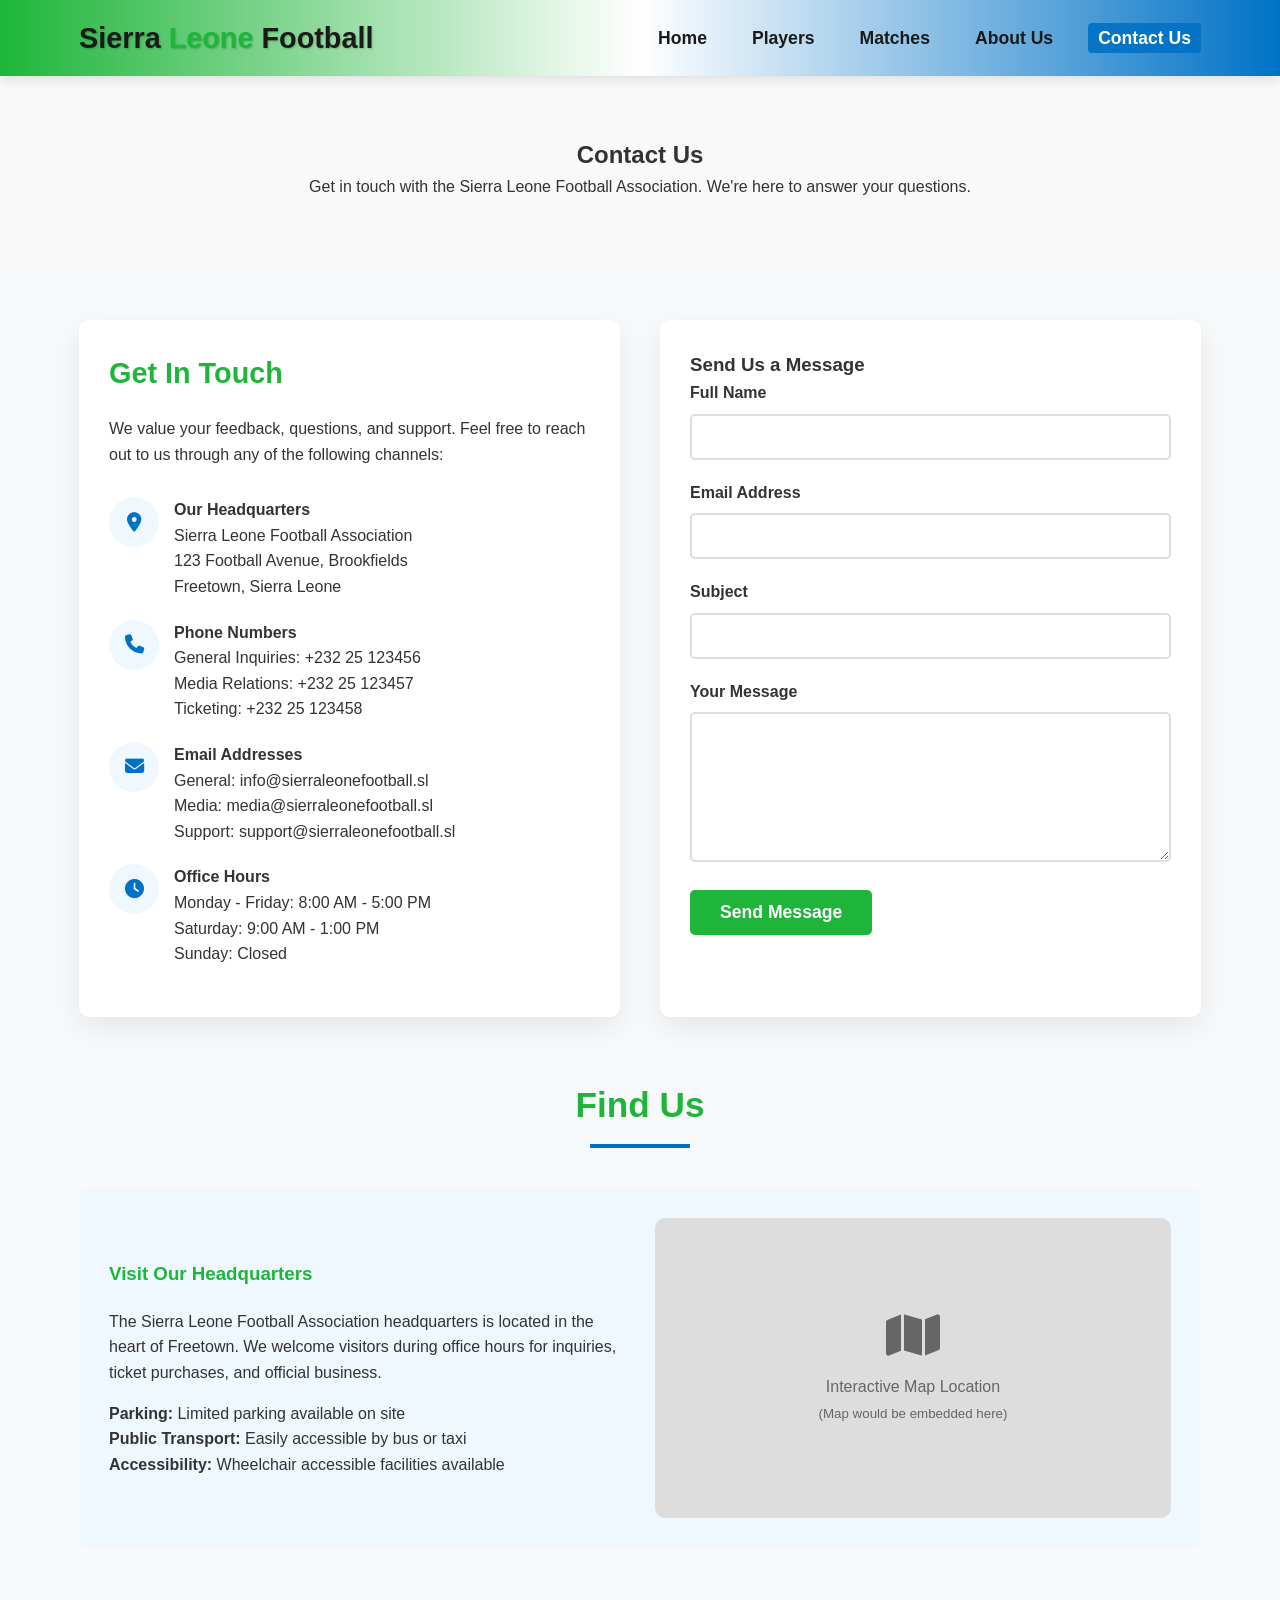
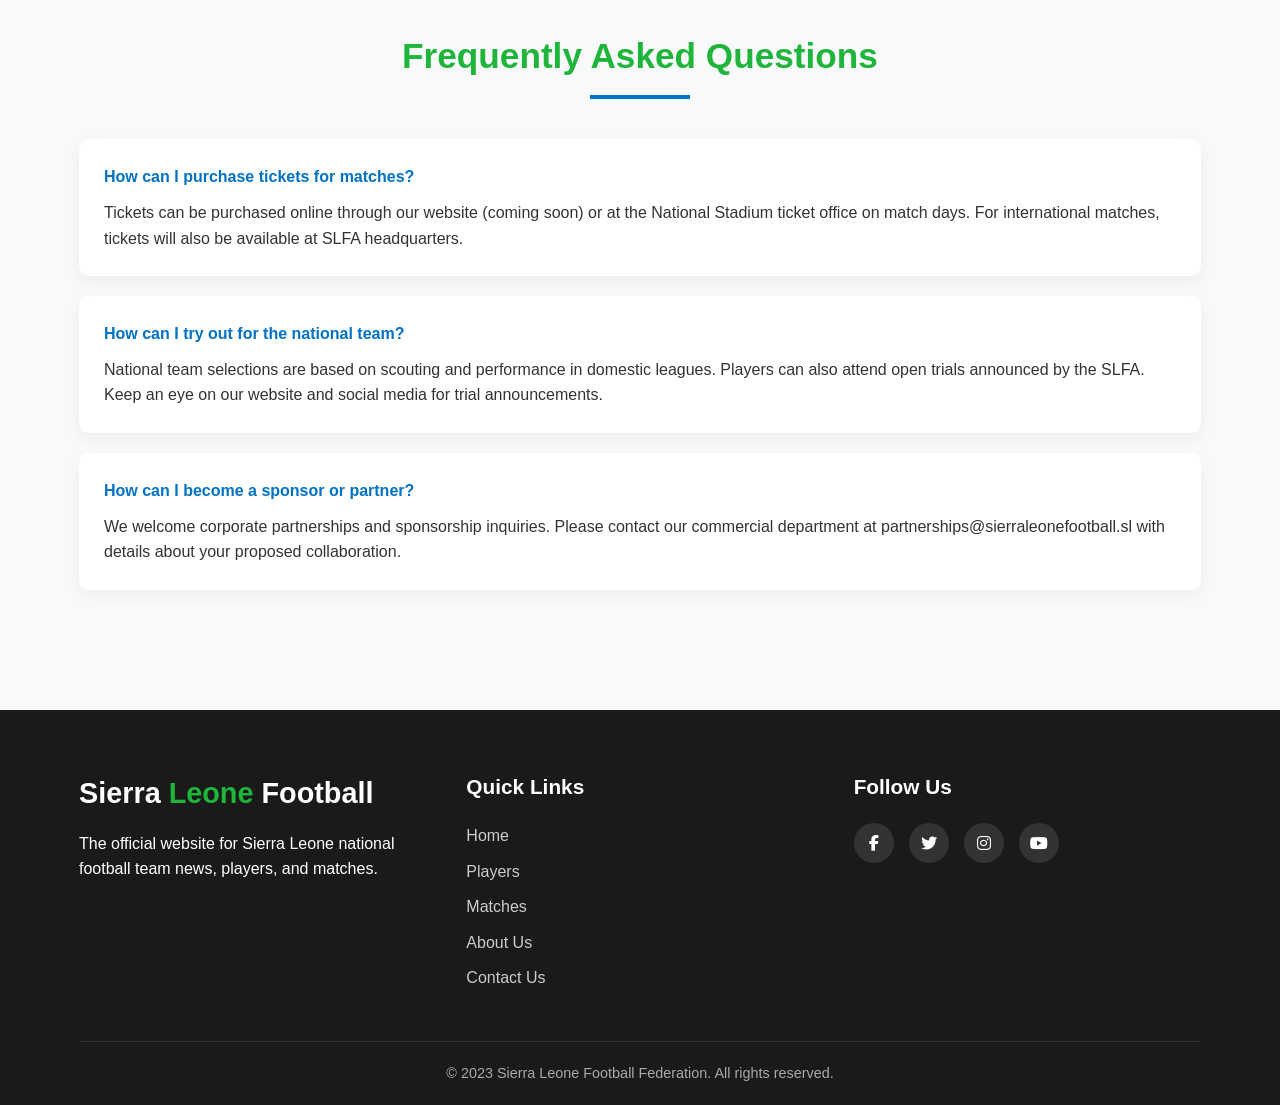
<file: contact.html>
<!DOCTYPE html>
<html lang="en">
<head>
    <meta charset="UTF-8">
    <meta name="viewport" content="width=device-width, initial-scale=1.0">
    <title>Sierra Leone Football - Contact Us</title>
    <link rel="stylesheet" href="style.css">
    <link rel="stylesheet" href="https://cdnjs.cloudflare.com/ajax/libs/font-awesome/6.4.0/css/all.min.css">
</head>
<body>
    <!-- Header -->
    <header>
        <div class="container header-content">
            <div class="logo">
                <h1>Sierra <span>Leone</span> Football</h1>
            </div>
            <button class="mobile-menu-btn" id="mobileMenuBtn">
                <i class="fas fa-bars"></i>
            </button>
            <nav id="mainNav">
                <ul>
                    <li><a href="index.html">Home</a></li>
                    <li><a href="players.html">Players</a></li>
                    <li><a href="matches.html">Matches</a></li>
                    <li><a href="about.html">About Us</a></li>
                    <li><a href="contact.html" class="active">Contact Us</a></li>
                </ul>
            </nav>
        </div>
    </header>

    <!-- Contact Header -->
    <section class="contact-header">
        <div class="container">
            <h2>Contact Us</h2>
            <p>Get in touch with the Sierra Leone Football Association. We're here to answer your questions.</p>
        </div>
    </section>

    <!-- Contact Content -->
    <section class="contact-content">
        <div class="container">
            <div class="contact-grid">
                <!-- Contact Information -->
                <div class="contact-info">
                    <h3>Get In Touch</h3>
                    <p>We value your feedback, questions, and support. Feel free to reach out to us through any of the following channels:</p>
                    
                    <div class="contact-details">
                        <div class="contact-item">
                            <div class="contact-icon">
                                <i class="fas fa-map-marker-alt"></i>
                            </div>
                            <div>
                                <h4>Our Headquarters</h4>
                                <p>Sierra Leone Football Association<br>
                                123 Football Avenue, Brookfields<br>
                                Freetown, Sierra Leone</p>
                            </div>
                        </div>
                        
                        <div class="contact-item">
                            <div class="contact-icon">
                                <i class="fas fa-phone"></i>
                            </div>
                            <div>
                                <h4>Phone Numbers</h4>
                                <p>General Inquiries: +232 25 123456<br>
                                Media Relations: +232 25 123457<br>
                                Ticketing: +232 25 123458</p>
                            </div>
                        </div>
                        
                        <div class="contact-item">
                            <div class="contact-icon">
                                <i class="fas fa-envelope"></i>
                            </div>
                            <div>
                                <h4>Email Addresses</h4>
                                <p>General: info@sierraleonefootball.sl<br>
                                Media: media@sierraleonefootball.sl<br>
                                Support: support@sierraleonefootball.sl</p>
                            </div>
                        </div>
                        
                        <div class="contact-item">
                            <div class="contact-icon">
                                <i class="fas fa-clock"></i>
                            </div>
                            <div>
                                <h4>Office Hours</h4>
                                <p>Monday - Friday: 8:00 AM - 5:00 PM<br>
                                Saturday: 9:00 AM - 1:00 PM<br>
                                Sunday: Closed</p>
                            </div>
                        </div>
                    </div>
                </div>
                
                <!-- Contact Form -->
                <div class="contact-form">
                    <h3>Send Us a Message</h3>
                    <form id="contactForm">
                        <div class="form-group">
                            <label for="name">Full Name</label>
                            <input type="text" id="name" class="form-control" required>
                        </div>
                        
                        <div class="form-group">
                            <label for="email">Email Address</label>
                            <input type="email" id="email" class="form-control" required>
                        </div>
                        
                        <div class="form-group">
                            <label for="subject">Subject</label>
                            <input type="text" id="subject" class="form-control" required>
                        </div>
                        
                        <div class="form-group">
                            <label for="message">Your Message</label>
                            <textarea id="message" class="form-control" required></textarea>
                        </div>
                        
                        <button type="submit" class="btn">Send Message</button>
                    </form>
                </div>
            </div>
            
            <!-- Map Section -->
            <div style="margin-top: 60px;">
                <div class="section-title">
                    <h2>Find Us</h2>
                </div>
                <div style="background-color: #f0f8ff; padding: 30px; border-radius: 10px; margin-top: 30px;">
                    <div style="display: flex; flex-wrap: wrap; gap: 30px; align-items: center;">
                        <div style="flex: 1; min-width: 300px;">
                            <h3 style="color: #1EB53A; margin-bottom: 20px;">Visit Our Headquarters</h3>
                            <p>The Sierra Leone Football Association headquarters is located in the heart of Freetown. We welcome visitors during office hours for inquiries, ticket purchases, and official business.</p>
                            <p style="margin-top: 15px;"><strong>Parking:</strong> Limited parking available on site</p>
                            <p><strong>Public Transport:</strong> Easily accessible by bus or taxi</p>
                            <p><strong>Accessibility:</strong> Wheelchair accessible facilities available</p>
                        </div>
                        <div style="flex: 1; min-width: 300px; height: 300px; background-color: #ddd; border-radius: 10px; display: flex; align-items: center; justify-content: center; color: #666;">
                            <div style="text-align: center;">
                                <i class="fas fa-map" style="font-size: 3rem; margin-bottom: 15px; display: block;"></i>
                                <p>Interactive Map Location<br><small>(Map would be embedded here)</small></p>
                            </div>
                        </div>
                    </div>
                </div>
            </div>
            
            <!-- FAQ Section -->
            <div style="margin-top: 80px;">
                <div class="section-title">
                    <h2>Frequently Asked Questions</h2>
                </div>
                <div style="margin-top: 30px; display: grid; gap: 20px;">
                    <div style="background-color: white; padding: 25px; border-radius: 10px; box-shadow: 0 5px 15px rgba(0, 0, 0, 0.05);">
                        <h4 style="color: #0072C6; margin-bottom: 10px;">How can I purchase tickets for matches?</h4>
                        <p>Tickets can be purchased online through our website (coming soon) or at the National Stadium ticket office on match days. For international matches, tickets will also be available at SLFA headquarters.</p>
                    </div>
                    <div style="background-color: white; padding: 25px; border-radius: 10px; box-shadow: 0 5px 15px rgba(0, 0, 0, 0.05);">
                        <h4 style="color: #0072C6; margin-bottom: 10px;">How can I try out for the national team?</h4>
                        <p>National team selections are based on scouting and performance in domestic leagues. Players can also attend open trials announced by the SLFA. Keep an eye on our website and social media for trial announcements.</p>
                    </div>
                    <div style="background-color: white; padding: 25px; border-radius: 10px; box-shadow: 0 5px 15px rgba(0, 0, 0, 0.05);">
                        <h4 style="color: #0072C6; margin-bottom: 10px;">How can I become a sponsor or partner?</h4>
                        <p>We welcome corporate partnerships and sponsorship inquiries. Please contact our commercial department at partnerships@sierraleonefootball.sl with details about your proposed collaboration.</p>
                    </div>
                </div>
            </div>
        </div>
    </section>

    <!-- Footer -->
    <footer>
        <div class="container">
            <div class="footer-content">
                <div class="footer-logo">
                    <h3>Sierra <span>Leone</span> Football</h3>
                    <p>The official website for Sierra Leone national football team news, players, and matches.</p>
                </div>
                <div class="footer-links">
                    <h4>Quick Links</h4>
                    <ul>
                        <li><a href="index.html">Home</a></li>
                        <li><a href="players.html">Players</a></li>
                        <li><a href="matches.html">Matches</a></li>
                        <li><a href="about.html">About Us</a></li>
                        <li><a href="contact.html">Contact Us</a></li>
                    </ul>
                </div>
                <div class="footer-social">
                    <h4>Follow Us</h4>
                    <div class="social-icons">
                        <a href="#" class="social-icon"><i class="fab fa-facebook-f"></i></a>
                        <a href="#" class="social-icon"><i class="fab fa-twitter"></i></a>
                        <a href="#" class="social-icon"><i class="fab fa-instagram"></i></a>
                        <a href="#" class="social-icon"><i class="fab fa-youtube"></i></a>
                    </div>
                </div>
            </div>
            <div class="copyright">
                <p>&copy; 2023 Sierra Leone Football Federation. All rights reserved.</p>
            </div>
        </div>
    </footer>

    <script>
        // Mobile menu toggle
        document.getElementById('mobileMenuBtn').addEventListener('click', function() {
            document.getElementById('mainNav').classList.toggle('active');
        });
        
        // Contact form submission
        document.getElementById('contactForm').addEventListener('submit', function(e) {
            e.preventDefault();
            alert('Thank you for your message! We will get back to you soon.');
            this.reset();
        });
    </script>
</body>
</html>
</file>
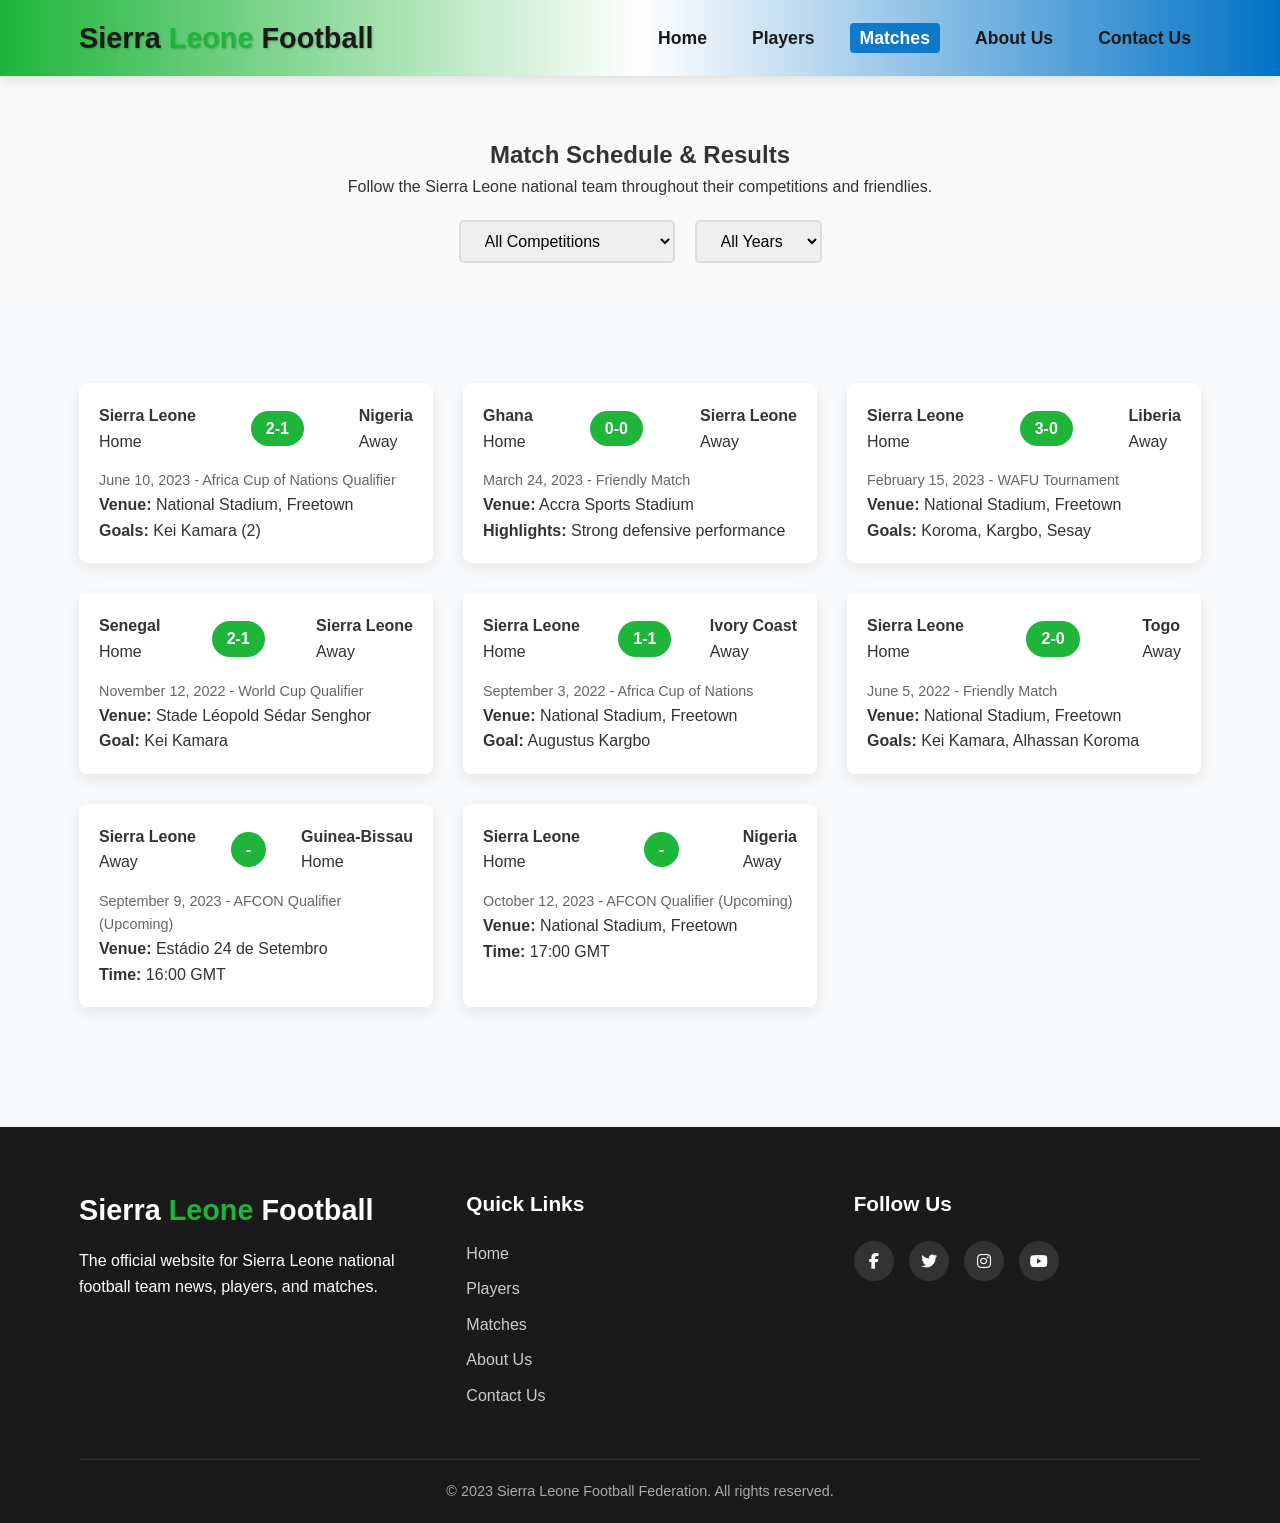
<file: matches.html>
<!DOCTYPE html>
<html lang="en">
<head>
    <meta charset="UTF-8">
    <meta name="viewport" content="width=device-width, initial-scale=1.0">
    <title>Sierra Leone Football - Matches</title>
    <link rel="stylesheet" href="style.css">
    <link rel="stylesheet" href="https://cdnjs.cloudflare.com/ajax/libs/font-awesome/6.4.0/css/all.min.css">
</head>
<body>
    <!-- Header -->
    <header>
        <div class="container header-content">
            <div class="logo">
                <h1>Sierra <span>Leone</span> Football</h1>
            </div>
            <button class="mobile-menu-btn" id="mobileMenuBtn">
                <i class="fas fa-bars"></i>
            </button>
            <nav id="mainNav">
                <ul>
                    <li><a href="index.html">Home</a></li>
                    <li><a href="players.html">Players</a></li>
                    <li><a href="matches.html" class="active">Matches</a></li>
                    <li><a href="about.html">About Us</a></li>
                    <li><a href="contact.html">Contact Us</a></li>
                </ul>
            </nav>
        </div>
    </header>

    <!-- Matches Header -->
    <section class="matches-header">
        <div class="container">
            <h2>Match Schedule & Results</h2>
            <p>Follow the Sierra Leone national team throughout their competitions and friendlies.</p>
            <div class="match-filter">
                <select id="competitionFilter">
                    <option value="all">All Competitions</option>
                    <option value="afcon">Africa Cup of Nations</option>
                    <option value="friendly">Friendly Matches</option>
                    <option value="wafu">WAFU Tournament</option>
                    <option value="qualifiers">World Cup Qualifiers</option>
                </select>
                <select id="yearFilter">
                    <option value="all">All Years</option>
                    <option value="2023">2023</option>
                    <option value="2022">2022</option>
                    <option value="2021">2021</option>
                </select>
            </div>
        </div>
    </section>

    <!-- Matches Grid -->
    <section class="matches-container">
        <div class="container">
            <div class="matches-grid">
                <!-- Match 1 -->
                <div class="match-card" data-competition="afcon" data-year="2023">
                    <div class="match-info">
                        <div class="match-teams">
                            <div>
                                <h4>Sierra Leone</h4>
                                <p>Home</p>
                            </div>
                            <div class="match-result">2-1</div>
                            <div>
                                <h4>Nigeria</h4>
                                <p>Away</p>
                            </div>
                        </div>
                        <p class="match-date">June 10, 2023 - Africa Cup of Nations Qualifier</p>
                        <p><strong>Venue:</strong> National Stadium, Freetown</p>
                        <p><strong>Goals:</strong> Kei Kamara (2)</p>
                    </div>
                </div>
                <!-- Match 2 -->
                <div class="match-card" data-competition="friendly" data-year="2023">
                    <div class="match-info">
                        <div class="match-teams">
                            <div>
                                <h4>Ghana</h4>
                                <p>Home</p>
                            </div>
                            <div class="match-result">0-0</div>
                            <div>
                                <h4>Sierra Leone</h4>
                                <p>Away</p>
                            </div>
                        </div>
                        <p class="match-date">March 24, 2023 - Friendly Match</p>
                        <p><strong>Venue:</strong> Accra Sports Stadium</p>
                        <p><strong>Highlights:</strong> Strong defensive performance</p>
                    </div>
                </div>
                <!-- Match 3 -->
                <div class="match-card" data-competition="wafu" data-year="2023">
                    <div class="match-info">
                        <div class="match-teams">
                            <div>
                                <h4>Sierra Leone</h4>
                                <p>Home</p>
                            </div>
                            <div class="match-result">3-0</div>
                            <div>
                                <h4>Liberia</h4>
                                <p>Away</p>
                            </div>
                        </div>
                        <p class="match-date">February 15, 2023 - WAFU Tournament</p>
                        <p><strong>Venue:</strong> National Stadium, Freetown</p>
                        <p><strong>Goals:</strong> Koroma, Kargbo, Sesay</p>
                    </div>
                </div>
                <!-- Match 4 -->
                <div class="match-card" data-competition="qualifiers" data-year="2022">
                    <div class="match-info">
                        <div class="match-teams">
                            <div>
                                <h4>Senegal</h4>
                                <p>Home</p>
                            </div>
                            <div class="match-result">2-1</div>
                            <div>
                                <h4>Sierra Leone</h4>
                                <p>Away</p>
                            </div>
                        </div>
                        <p class="match-date">November 12, 2022 - World Cup Qualifier</p>
                        <p><strong>Venue:</strong> Stade Léopold Sédar Senghor</p>
                        <p><strong>Goal:</strong> Kei Kamara</p>
                    </div>
                </div>
                <!-- Match 5 -->
                <div class="match-card" data-competition="afcon" data-year="2022">
                    <div class="match-info">
                        <div class="match-teams">
                            <div>
                                <h4>Sierra Leone</h4>
                                <p>Home</p>
                            </div>
                            <div class="match-result">1-1</div>
                            <div>
                                <h4>Ivory Coast</h4>
                                <p>Away</p>
                            </div>
                        </div>
                        <p class="match-date">September 3, 2022 - Africa Cup of Nations</p>
                        <p><strong>Venue:</strong> National Stadium, Freetown</p>
                        <p><strong>Goal:</strong> Augustus Kargbo</p>
                    </div>
                </div>
                <!-- Match 6 -->
                <div class="match-card" data-competition="friendly" data-year="2022">
                    <div class="match-info">
                        <div class="match-teams">
                            <div>
                                <h4>Sierra Leone</h4>
                                <p>Home</p>
                            </div>
                            <div class="match-result">2-0</div>
                            <div>
                                <h4>Togo</h4>
                                <p>Away</p>
                            </div>
                        </div>
                        <p class="match-date">June 5, 2022 - Friendly Match</p>
                        <p><strong>Venue:</strong> National Stadium, Freetown</p>
                        <p><strong>Goals:</strong> Kei Kamara, Alhassan Koroma</p>
                    </div>
                </div>
                <!-- Match 7 (Upcoming) -->
                <div class="match-card" data-competition="afcon" data-year="2023">
                    <div class="match-info">
                        <div class="match-teams">
                            <div>
                                <h4>Sierra Leone</h4>
                                <p>Away</p>
                            </div>
                            <div class="match-result">-</div>
                            <div>
                                <h4>Guinea-Bissau</h4>
                                <p>Home</p>
                            </div>
                        </div>
                        <p class="match-date">September 9, 2023 - AFCON Qualifier (Upcoming)</p>
                        <p><strong>Venue:</strong> Estádio 24 de Setembro</p>
                        <p><strong>Time:</strong> 16:00 GMT</p>
                    </div>
                </div>
                <div class="match-card" data-competition="afcon" data-year="2023">
                    <div class="match-info">
                        <div class="match-teams">
                            <div>
                                <h4>Sierra Leone</h4>
                                <p>Home</p>
                            </div>
                            <div class="match-result">-</div>
                            <div>
                                <h4>Nigeria</h4>
                                <p>Away</p>
                            </div>
                        </div>
                        <p class="match-date">October 12, 2023 - AFCON Qualifier (Upcoming)</p>
                        <p><strong>Venue:</strong> National Stadium, Freetown</p>
                        <p><strong>Time:</strong> 17:00 GMT</p>
                    </div>
                </div>
            </div>
        </div>
    </section>

    <footer>
        <div class="container">
            <div class="footer-content">
                <div class="footer-logo">
                    <h3>Sierra <span>Leone</span> Football</h3>
                    <p>The official website for Sierra Leone national football team news, players, and matches.</p>
                </div>
                <div class="footer-links">
                    <h4>Quick Links</h4>
                    <ul>
                        <li><a href="index.html">Home</a></li>
                        <li><a href="players.html">Players</a></li>
                        <li><a href="matches.html">Matches</a></li>
                        <li><a href="about.html">About Us</a></li>
                        <li><a href="contact.html">Contact Us</a></li>
                    </ul>
                </div>
                <div class="footer-social">
                    <h4>Follow Us</h4>
                    <div class="social-icons">
                        <a href="#" class="social-icon"><i class="fab fa-facebook-f"></i></a>
                        <a href="#" class="social-icon"><i class="fab fa-twitter"></i></a>
                        <a href="#" class="social-icon"><i class="fab fa-instagram"></i></a>
                        <a href="#" class="social-icon"><i class="fab fa-youtube"></i></a>
                    </div>
                </div>
            </div>
            <div class="copyright">
                <p>&copy; 2023 Sierra Leone Football Federation. All rights reserved.</p>
            </div>
        </div>
    </footer>

    <script>
        document.getElementById('mobileMenuBtn').addEventListener('click', function() {
            document.getElementById('mainNav').classList.toggle('active');
        });
        
        document.getElementById('competitionFilter').addEventListener('change', filterMatches);
        document.getElementById('yearFilter').addEventListener('change', filterMatches);
        
        function filterMatches() {
            const competition = document.getElementById('competitionFilter').value;
            const year = document.getElementById('yearFilter').value;
            
            document.querySelectorAll('.match-card').forEach(match => {
                const matchCompetition = match.getAttribute('data-competition');
                const matchYear = match.getAttribute('data-year');
                
                const showCompetition = (competition === 'all' || matchCompetition === competition);
                const showYear = (year === 'all' || matchYear === year);
                
                if (showCompetition && showYear) {
                    match.style.display = 'block';
                } else {
                    match.style.display = 'none';
                }
            });
        }
    </script>
</body>
</html>
</file>
<file: style.css>
/* Sierra Leone Football Website - style.css */

/* Reset and Base Styles */
* {
    margin: 0;
    padding: 0;
    box-sizing: border-box;
    font-family: 'Segoe UI', Tahoma, Geneva, Verdana, sans-serif;
}

body {
    background-color: #f8f9fa;
    color: #333;
    line-height: 1.6;
}

.container {
    width: 90%;
    max-width: 1200px;
    margin: 0 auto;
    padding: 0 15px;
}

/* Header and Navigation */
header {
    background: linear-gradient(to right, #1EB53A, #FFFFFF, #0072C6);
    color: white;
    padding: 15px 0;
    box-shadow: 0 4px 12px rgba(0, 0, 0, 0.1);
    position: sticky;
    top: 0;
    z-index: 1000;
}

.header-content {
    display: flex;
    justify-content: space-between;
    align-items: center;
}

.logo {
    display: flex;
    align-items: center;
}

.logo h1 {
    font-size: 1.8rem;
    color: #1a1a1a;
    text-shadow: 1px 1px 2px rgba(0, 0, 0, 0.2);
}

.logo span {
    color: #1EB53A;
}

nav ul {
    display: flex;
    list-style: none;
}

nav ul li {
    margin-left: 25px;
}

nav ul li a {
    color: #1a1a1a;
    text-decoration: none;
    font-weight: 600;
    font-size: 1.1rem;
    padding: 5px 10px;
    border-radius: 4px;
    transition: all 0.3s ease;
}

nav ul li a:hover, nav ul li a.active {
    background-color: rgba(0, 114, 198, 0.9);
    color: white;
}

.mobile-menu-btn {
    display: none;
    background: none;
    border: none;
    font-size: 1.5rem;
    color: #1a1a1a;
    cursor: pointer;
}

/* Hero Section */
.hero {
    background: linear-gradient(rgba(0, 0, 0, 0.7), rgba(0, 0, 0, 0.7)), url('https://images.unsplash.com/photo-1575361204480-aadea25e6e68?ixlib=rb-1.2.1&auto=format&fit=crop&w=1200&q=80');
    background-size: cover;
    background-position: center;
    color: white;
    text-align: center;
    padding: 100px 0;
    margin-bottom: 40px;
}

.hero h2 {
    font-size: 3rem;
    margin-bottom: 20px;
    text-transform: uppercase;
    letter-spacing: 2px;
}

.hero p {
    font-size: 1.3rem;
    max-width: 800px;
    margin: 0 auto 30px;
}

.btn {
    display: inline-block;
    background-color: #1EB53A;
    color: white;
    padding: 12px 30px;
    border-radius: 5px;
    text-decoration: none;
    font-weight: bold;
    font-size: 1.1rem;
    transition: all 0.3s ease;
    border: none;
    cursor: pointer;
}

.btn:hover {
    background-color: #0072C6;
    transform: translateY(-3px);
    box-shadow: 0 5px 15px rgba(0, 0, 0, 0.2);
}

/* Main Content Sections */
.section-title {
    text-align: center;
    margin-bottom: 40px;
    position: relative;
    padding-bottom: 15px;
}

.section-title h2 {
    font-size: 2.2rem;
    color: #1EB53A;
    display: inline-block;
}

.section-title h2:after {
    content: '';
    position: absolute;
    width: 100px;
    height: 4px;
    background-color: #0072C6;
    bottom: 0;
    left: 50%;
    transform: translateX(-50%);
}

/* Home Page Specific */
.featured-players, .recent-matches, .news-section {
    padding: 60px 0;
}

.players-grid, .matches-grid, .news-grid {
    display: grid;
    grid-template-columns: repeat(auto-fill, minmax(280px, 1fr));
    gap: 30px;
    margin-top: 30px;
}

.player-card, .match-card, .news-card {
    background-color: white;
    border-radius: 8px;
    overflow: hidden;
    box-shadow: 0 5px 15px rgba(0, 0, 0, 0.08);
    transition: transform 0.3s ease, box-shadow 0.3s ease;
}

.player-card:hover, .match-card:hover, .news-card:hover {
    transform: translateY(-10px);
    box-shadow: 0 15px 30px rgba(0, 0, 0, 0.15);
}

.player-img {
    height: 250px;
    overflow: hidden;
    position: relative;
}

/* Slash effect for player images */
.player-img.slash-effect {
    background: linear-gradient(135deg, #1EB53A 0%, #1EB53A 30%, transparent 30%, transparent 70%, #0072C6 70%, #0072C6 100%);
}

.player-img img, .news-card img {
    width: 100%;
    height: 100%;
    object-fit: cover;
    display: block;
    transition: transform 0.5s ease;
}

.player-card:hover .player-img img, .news-card:hover img {
    transform: scale(1.1);
}

.player-info, .match-info, .news-info {
    padding: 20px;
}

.player-info h3, .news-info h3 {
    color: #1a1a1a;
    margin-bottom: 10px;
    font-size: 1.4rem;
}

.player-position {
    color: #0072C6;
    font-weight: bold;
    margin-bottom: 10px;
    display: block;
}

.match-teams {
    display: flex;
    justify-content: space-between;
    align-items: center;
    margin-bottom: 15px;
}

.match-result {
    background-color: #1EB53A;
    color: white;
    padding: 5px 15px;
    border-radius: 20px;
    font-weight: bold;
}

.match-date {
    color: #666;
    font-size: 0.9rem;
}

/* Players Page */
.players-header {
    padding: 60px 0 30px;
    text-align: center;
    background-color: #f0f8ff;
}

.player-filter {
    display: flex;
    justify-content: center;
    flex-wrap: wrap;
    gap: 10px;
    margin-top: 20px;
}

.filter-btn {
    background-color: white;
    border: 2px solid #0072C6;
    color: #0072C6;
    padding: 8px 20px;
    border-radius: 30px;
    cursor: pointer;
    font-weight: 600;
    transition: all 0.3s ease;
}

.filter-btn.active, .filter-btn:hover {
    background-color: #0072C6;
    color: white;
}

.players-container {
    padding: 60px 0;
}

/* Matches Page */
.matches-header {
    padding: 60px 0 30px;
    text-align: center;
    background-color: #f9f9f9;
}

.match-filter {
    display: flex;
    justify-content: center;
    gap: 20px;
    margin-top: 20px;
}

.match-filter select {
    padding: 10px 20px;
    border-radius: 5px;
    border: 2px solid #ddd;
    font-size: 1rem;
    outline: none;
    cursor: pointer;
}

.match-filter select:focus {
    border-color: #0072C6;
}

.matches-container {
    padding: 60px 0;
}

/* About Page */
.about-header {
    padding: 60px 0;
    text-align: center;
    background-color: #f0f8ff;
}

.about-content {
    padding: 60px 0;
}

.about-grid {
    display: grid;
    grid-template-columns: repeat(auto-fit, minmax(300px, 1fr));
    gap: 40px;
    align-items: center;
}

.about-text h3 {
    color: #1EB53A;
    margin-bottom: 20px;
    font-size: 1.8rem;
}

.about-text p {
    margin-bottom: 20px;
    font-size: 1.1rem;
}

.about-image img {
    width: 100%;
    border-radius: 10px;
    box-shadow: 0 10px 30px rgba(0, 0, 0, 0.1);
}

.team-stats {
    display: flex;
    justify-content: space-around;
    flex-wrap: wrap;
    margin-top: 60px;
    padding: 40px;
    background-color: white;
    border-radius: 10px;
    box-shadow: 0 10px 30px rgba(0, 0, 0, 0.08);
}

.stat-item {
    text-align: center;
    padding: 20px;
}

.stat-number {
    font-size: 3rem;
    font-weight: bold;
    color: #0072C6;
    display: block;
}

.stat-label {
    color: #666;
    font-size: 1.1rem;
}

/* Contact Page */
.contact-header {
    padding: 60px 0;
    text-align: center;
    background-color: #f9f9f9;
}

.contact-content {
    padding: 60px 0;
}

.contact-grid {
    display: grid;
    grid-template-columns: repeat(auto-fit, minmax(300px, 1fr));
    gap: 40px;
}

.contact-info {
    background-color: white;
    padding: 30px;
    border-radius: 10px;
    box-shadow: 0 10px 30px rgba(0, 0, 0, 0.08);
}

.contact-info h3 {
    color: #1EB53A;
    margin-bottom: 20px;
    font-size: 1.8rem;
}

.contact-details {
    margin-top: 30px;
}

.contact-item {
    display: flex;
    align-items: flex-start;
    margin-bottom: 20px;
}

.contact-icon {
    background-color: #f0f8ff;
    width: 50px;
    height: 50px;
    border-radius: 50%;
    display: flex;
    align-items: center;
    justify-content: center;
    margin-right: 15px;
    color: #0072C6;
    font-size: 1.2rem;
}

.contact-form {
    background-color: white;
    padding: 30px;
    border-radius: 10px;
    box-shadow: 0 10px 30px rgba(0, 0, 0, 0.08);
}

.form-group {
    margin-bottom: 20px;
}

.form-group label {
    display: block;
    margin-bottom: 8px;
    font-weight: 600;
    color: #333;
}

.form-control {
    width: 100%;
    padding: 12px 15px;
    border: 2px solid #ddd;
    border-radius: 5px;
    font-size: 1rem;
    transition: border-color 0.3s ease;
}

.form-control:focus {
    outline: none;
    border-color: #0072C6;
}

textarea.form-control {
    min-height: 150px;
    resize: vertical;
}

/* Footer */
footer {
    background-color: #1a1a1a;
    color: white;
    padding: 60px 0 20px;
    margin-top: 60px;
}

.footer-content {
    display: grid;
    grid-template-columns: repeat(auto-fit, minmax(250px, 1fr));
    gap: 40px;
    margin-bottom: 40px;
}

.footer-logo h3 {
    color: white;
    font-size: 1.8rem;
    margin-bottom: 15px;
}

.footer-logo span {
    color: #1EB53A;
}

.footer-links h4, .footer-social h4 {
    color: #fff;
    margin-bottom: 20px;
    font-size: 1.3rem;
}

.footer-links ul {
    list-style: none;
}

.footer-links ul li {
    margin-bottom: 10px;
}

.footer-links ul li a {
    color: #ccc;
    text-decoration: none;
    transition: color 0.3s ease;
}

.footer-links ul li a:hover {
    color: #1EB53A;
}

.social-icons {
    display: flex;
    gap: 15px;
}

.social-icon {
    display: inline-flex;
    align-items: center;
    justify-content: center;
    width: 40px;
    height: 40px;
    background-color: #333;
    color: white;
    border-radius: 50%;
    text-decoration: none;
    transition: all 0.3s ease;
}

.social-icon:hover {
    background-color: #0072C6;
    transform: translateY(-3px);
}

.copyright {
    text-align: center;
    padding-top: 20px;
    border-top: 1px solid #333;
    color: #aaa;
    font-size: 0.9rem;
}

/* Responsive Design */
@media (max-width: 992px) {
    .hero h2 {
        font-size: 2.5rem;
    }
    
    .players-grid, .matches-grid, .news-grid {
        grid-template-columns: repeat(auto-fill, minmax(250px, 1fr));
    }
}

@media (max-width: 768px) {
    .header-content {
        flex-direction: column;
        text-align: center;
    }
    
    nav ul {
        margin-top: 20px;
        flex-wrap: wrap;
        justify-content: center;
    }
    
    nav ul li {
        margin: 5px 10px;
    }
    
    .hero {
        padding: 70px 0;
    }
    
    .hero h2 {
        font-size: 2rem;
    }
    
    .hero p {
        font-size: 1.1rem;
    }
    
    .team-stats {
        flex-direction: column;
        align-items: center;
    }
}

@media (max-width: 576px) {
    .mobile-menu-btn {
        display: block;
        position: absolute;
        top: 20px;
        right: 20px;
    }
    
    nav {
        width: 100%;
        display: none;
    }
    
    nav.active {
        display: block;
    }
    
    nav ul {
        flex-direction: column;
        margin-top: 10px;
    }
    
    nav ul li {
        margin: 5px 0;
    }
    
    .player-filter, .match-filter {
        flex-direction: column;
        align-items: center;
    }
    
    .players-grid, .matches-grid, .news-grid {
        grid-template-columns: 1fr;
    }
    
    .section-title h2 {
        font-size: 1.8rem;
    }
}
</file>
